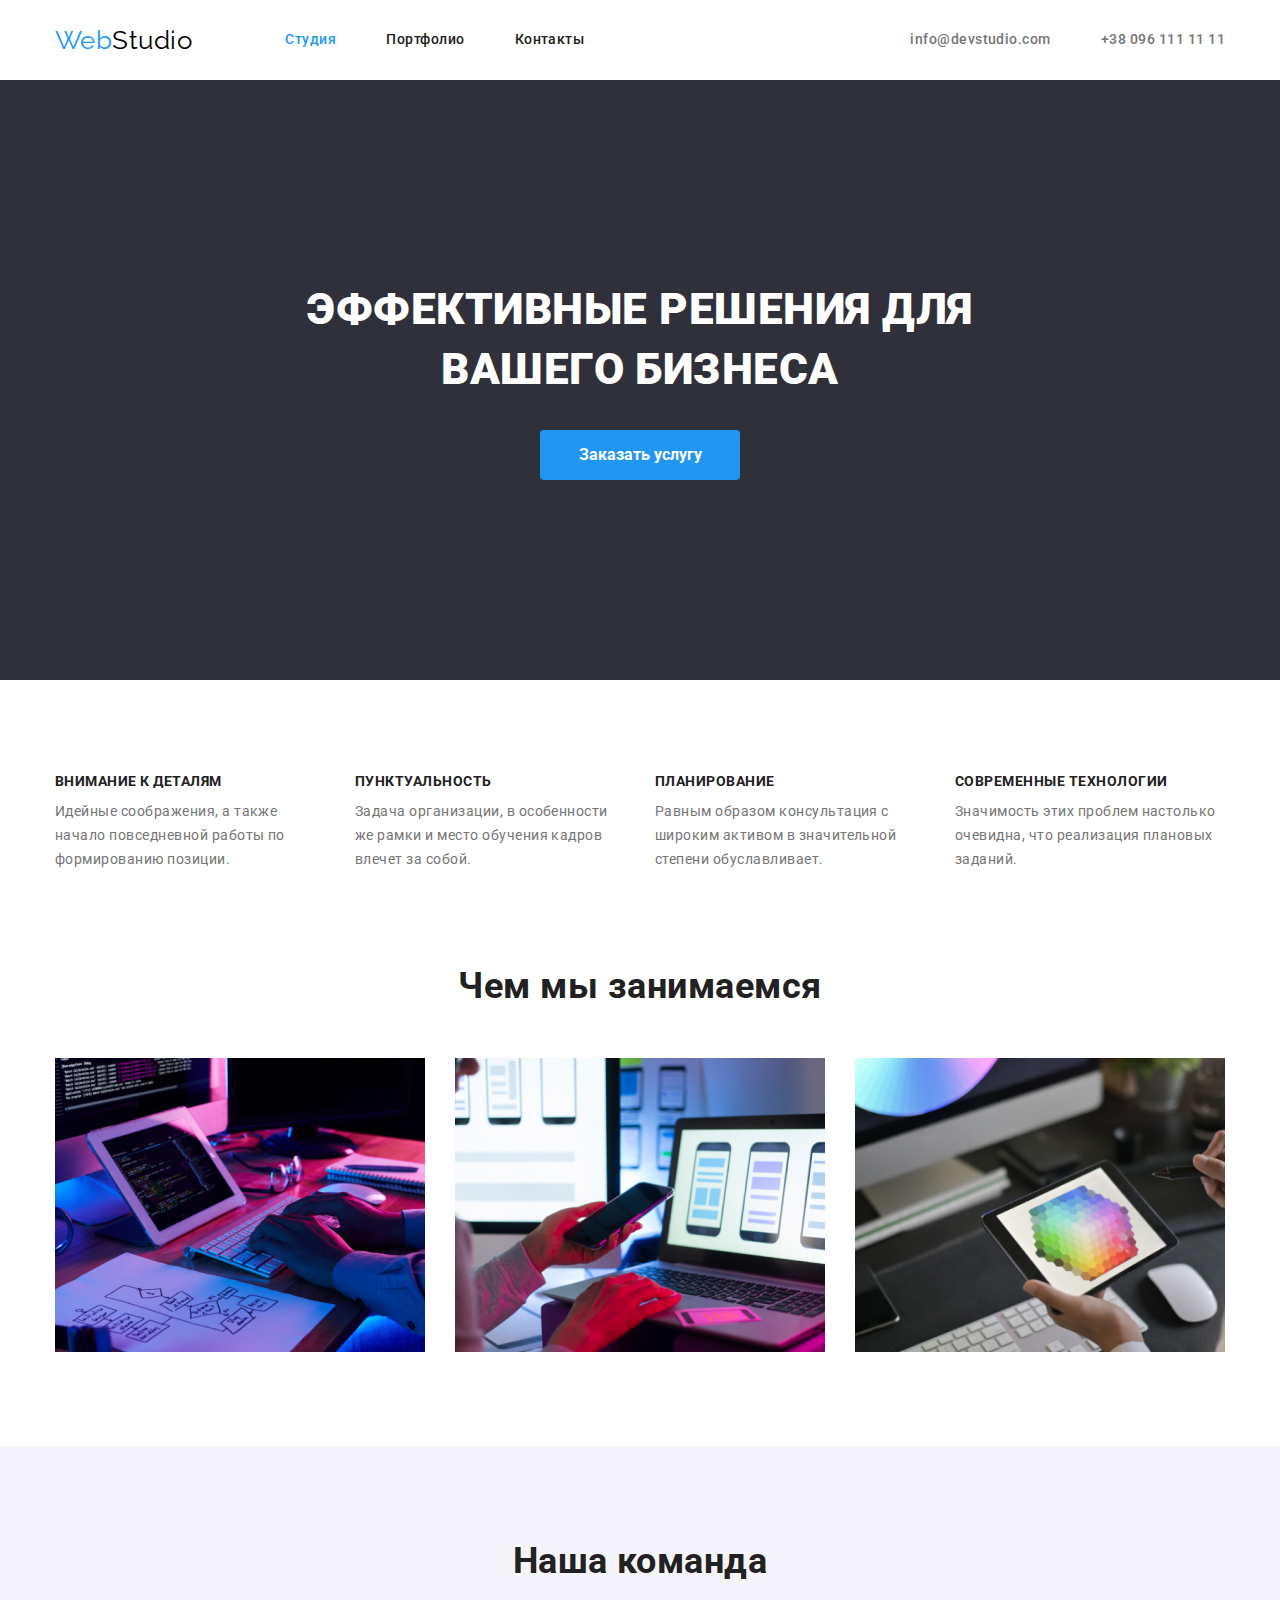
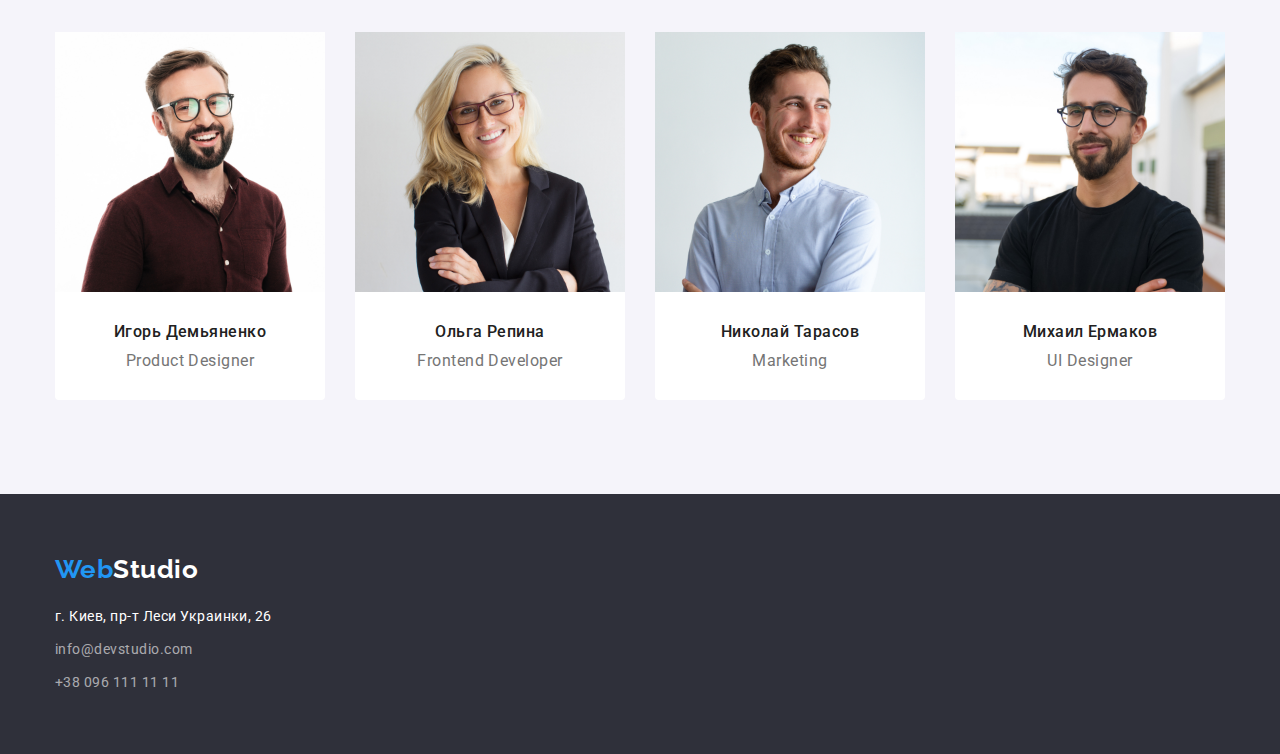
<file: index.html>
<!DOCTYPE html>
<html lang="en">
<head>
    <meta charset="UTF-8">
    <meta name="viewport" content="width=device-width, initial-scale=1.0">
    <link rel="stylesheet" href="https://cdnjs.cloudflare.com/ajax/libs/modern-normalize/1.0.0/modern-normalize.min.css">
    <link rel="stylesheet" href="./css/styles.css">
    <title>Studio</title>
    <link rel="preconnect" href="https://fonts.gstatic.com">
    <link href="https://fonts.googleapis.com/css2?family=Raleway:wght@700&family=Roboto:wght@400;500;700;900&display=swap" rel="stylesheet">
</head>
<body>
 <header>
  <div class="container header">
    <nav class="main-nav"> 
        <a href="/" class="logo-header"><span class="first-part-logo">Web</span>Studio</a>
     <ul class="site-nav list">
         <li class="item"><a class="link current" href="./index.html">Студия</a></li>
         <li class="item"><a class="link" href="./portfolio.html">Портфолио</a></li>
         <li class="item"><a class="link" href="">Контакты</a></li>
     </ul>
    </nav>
       <ul class="auth-nav list">
          <li class="item"><a class="link" href="mailto:info@devstudio.com">info@devstudio.com</a></li>
          <li class="item"><a class="link" href="tel:+380961111111">+38 096 111 11 11</a></li>
      </ul> 
  </div>
</header>

 <main>
     <!--hero section-->
     <section class="hero">
      <div class="container">
        <h1 class="main-header">Эффективные решения для вашего бизнеса</h1>   
        <button class="button" type="button">Заказать услугу</button>  
      </div>
     </section>
 
     <!--features section-->
     <section class="features-section">
    <div class="container">
        <h2 class="visually-hidden features-main-title">Особенности</h2>
        <ul class="features-list list">
            <li class="item">
                <h3 class="features-title">ВНИМАНИЕ К ДЕТАЛЯМ</h3>
                <p class="features-text">Идейные соображения, а также начало повседневной работы по формированию позиции.</p>
            </li>
            <li class="item">
                <h3 class="features-title">ПУНКТУАЛЬНОСТЬ</h3>
                <p class="features-text">Задача организации, в особенности же рамки и место обучения кадров влечет за собой.</p>
            </li>
            <li class="item">
                <h3 class="features-title">ПЛАНИРОВАНИЕ</h3>
                <p class="features-text">Равным образом консультация с широким активом в значительной степени обуславливает.</p>
            </li>
            <li class="item">
                <h3 class="features-title">СОВРЕМЕННЫЕ ТЕХНОЛОГИИ</h3>
                <p class="features-text">Значимость этих проблем настолько очевидна, что реализация плановых заданий.</p>
            </li>
        </ul>
    </div>
     </section>
     <!--what we do-->
     <section class="section">
       <div class="container">
        <h2 class="what-we-do-title">Чем мы занимаемся</h2>
        <ul class="what-we-do-list list">
         <li class="item"><img src="./images/box1.jpg" alt="photo1" width="370"></li>
         <li class="item"><img src="./images/box2.jpg" alt="photo2" width="370"></li>
         <li class="item"><img src="./images/box3.jpg" alt="photo3" width="370"></li>
        </ul>
       </div>
     </section>
     <!--our team-->
     <section class="section our-team">
      <div class="container">
        <h2 class="our-team-title">Наша команда</h2>
        <ul class="our-team-list list">
          <li class="our-team-card item">
              <img src="./images/productdesigner.jpg" alt="Ihor Demianenko" width="270">
              <div class="our-team-description">
                  <h3 class="our-team-name">Игорь Демьяненко</h3>
              <p class="our-team-proffession">Product Designer</p>
          </div>
        </li>
          <li class="our-team-card item">
              <img src="./images/FrontendDeveloper.jpg" alt="Olga Repina" width="270">
              <div class="our-team-description">
                  <h3 class="our-team-name">Ольга Репина</h3>
              <p class="our-team-proffession">Frontend Developer</p>
          </div>
        </li>
          <li class="our-team-card item">
              <img src="./images/Marketing.jpg" alt="Nickolai Tarasov" width="270">
              <div class="our-team-description">
                  <h3 class="our-team-name">Николай Тарасов</h3>
              <p class="our-team-proffession">Marketing</p>
          </div>
        </li>
          <li class="our-team-card item">             
              <img src="./images/UIDesigner.jpg" alt="Mickhail Ermakov" width="270">
              <div class="our-team-description">
                  <h3 class="our-team-name">Михаил Ермаков</h3>
              <p class="our-team-proffession">UI Designer</p>
          </div>
        </li>
        </ul>
      </div>
    </section>
 </main>
<!--footer-->
    <footer class="footer">
     <div class="container">
        <a class="logo-footer" href="/"><span class="first-part-logo">Web</span>Studio</a>
        <address class="address">
         <ul class="list">  
          <li class="item"><a class="real-address" href="https://goo.gl/maps/gdsCnBA7zZHFmRez9" target="_blank">г. Киев, пр-т Леси Украинки, 26</a></li>
          <li class="item"><a class="contacts" href="mailto:info@devstudio.com">info@devstudio.com</a></li>
          <li class="item"><a class="contacts" href="tel:+380961111111">+38 096 111 11 11</a></li>
        </ul>
       </address>
     </div>
    </footer>
</body>
</html>
</file>
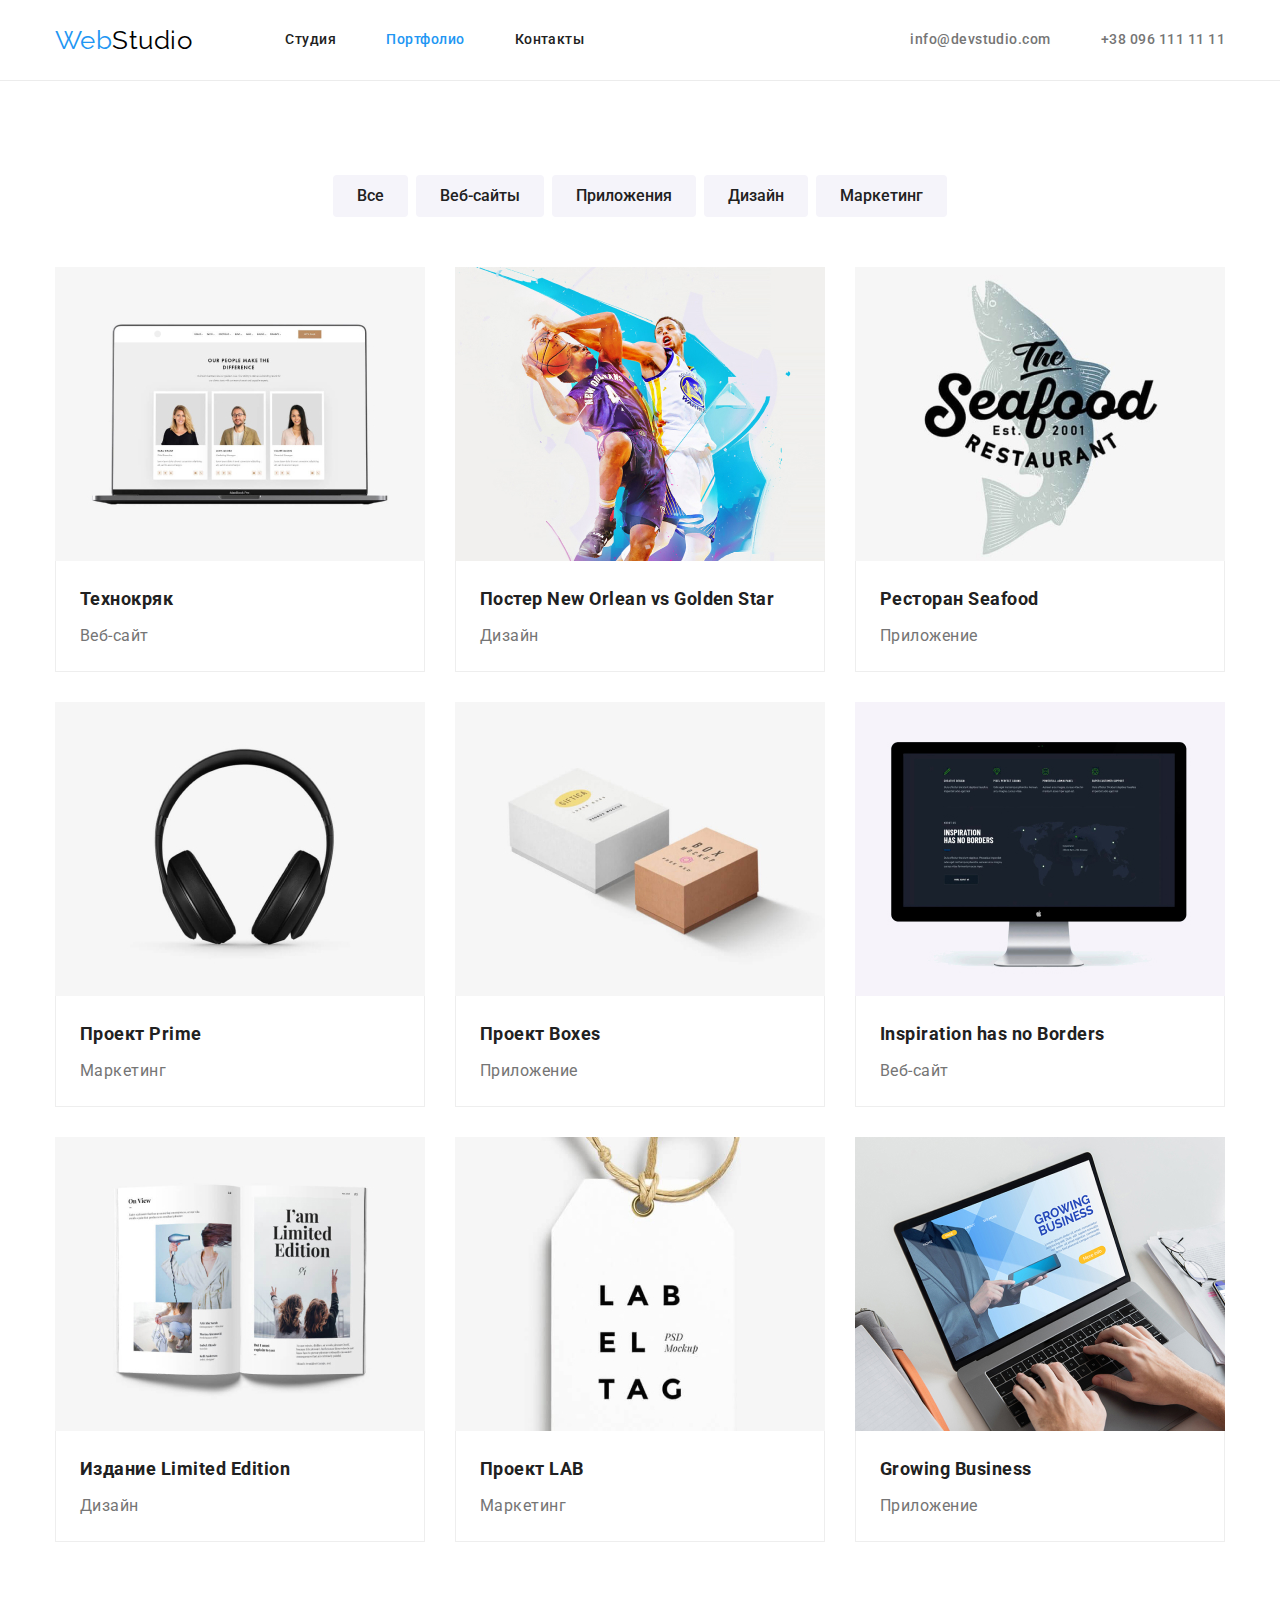
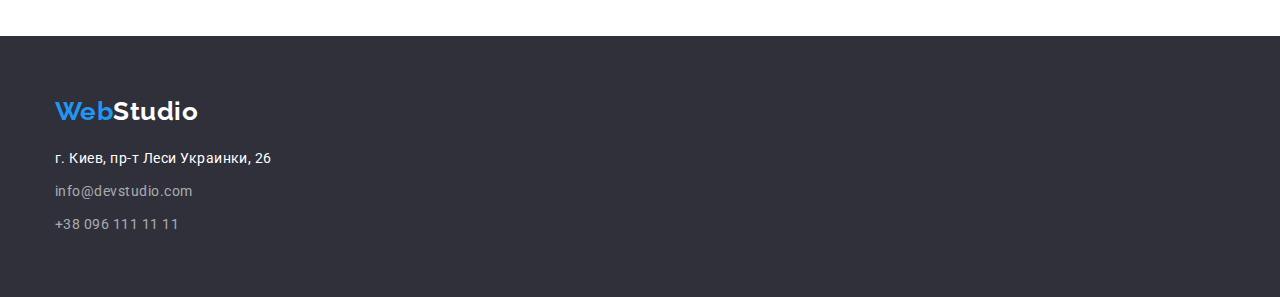
<file: portfolio.html>
<!DOCTYPE html>
<html lang="en">
<head>
    <meta charset="UTF-8">
    <meta name="viewport" content="width=device-width, initial-scale=1.0">
    <link rel="stylesheet" href="https://cdnjs.cloudflare.com/ajax/libs/modern-normalize/1.0.0/modern-normalize.min.css">
    <link rel="stylesheet" href="./css/styles.css">
    <title>Portfolio</title>
    <link rel="preconnect" href="https://fonts.gstatic.com">
    <link href="https://fonts.googleapis.com/css2?family=Raleway:wght@700&family=Roboto:wght@400;500;700;900&display=swap" rel="stylesheet">
</head>
<body>
    <header class="head">
        <div class="container header">
          <nav class="main-nav"> 
              <a href="/" class="logo-header"><span class="first-part-logo">Web</span>Studio</a>
           <ul class="site-nav list">
               <li class="item"><a class="link" href="./index.html">Студия</a></li>
               <li class="item"><a class="link current" href="./portfolio.html">Портфолио</a></li>
               <li class="item"><a class="link" href="">Контакты</a></li>
           </ul>
          </nav>
             <ul class="auth-nav list">
                <li class="item"><a class="link" href="mailto:info@devstudio.com">info@devstudio.com</a></li>
                <li class="item"><a class="link" href="tel:+380961111111">+38 096 111 11 11</a></li>
            </ul> 
        </div>
    </header>
 <main>
  <section>
      <div class="section container">
        <h1 class="visually-hidden portfolio-header">Портфолио</h1>
        <ul class="buttons-list list">
          <li class="item">
              <button class="nav-button" type="button">Все</button>
          </li>
          <li class="item">
              <button class="nav-button" type="button">Веб-сайты</button>
          </li>
          <li class="item">
              <button class="nav-button" type="button">Приложения</button>
          </li>
          <li class="item">
              <button class="nav-button" type="button">Дизайн</button></li>
          <li class="item">
              <button class="nav-button" type="button">Маркетинг</button>
          </li>
        </ul>
        <ul class="card-list list">
            <li class="card-item item">
                <a class="card" href="#">
                 <img src="./images/img-1.jpg" alt=" ноутбук с изображением сайта" width="370" height="294">
                 <div class="card-description">
                     <h2 class="card title">Технокряк</h2>
                     <p class="card-text">Веб-сайт</p>
                 </div>
                </a>
            </li>
            <li class="card-item item">
                <a class="card" href="#">
                 <img src="./images/img-2.jpg" alt="постер с баскетболистами" width="370" height="294">
                 <div class="card-description">
                     <h2 class="card title">Постер New Orlean vs Golden Star</h2>
                     <p class="card-text">Дизайн</p>
                 </div>
                </a>
            </li>
            <li class="card-item item">
                <a class="card" href="#">
                 <img src="./images/img-3.jpg" alt="логотип ресторана" width="370" height="294">
                 <div class="card-description">
                     <h2 class="card title">Ресторан Seafood</h2>
                     <p class="card-text">Приложение</p>
                 </div>
                </a>
            </li>
            <li class="card-item item">
                <a class="card" href="#">
                 <img src="./images/img-4.jpg" alt="изображение наушников" width="370" height="294">
                 <div class="card-description">
                     <h2 class="card title">Проект Prime</h2>
                     <p class="card-text">Маркетинг</p>
                 </div>
                </a>
            </li>
            <li class="card-item item">
                <a class="card" href="#">
                 <img src="./images/img-5.jpg" alt="две разние коробки" width="370" height="294">
                 <div class="card-description">
                     <h2 class="card title">Проект Boxes</h2>
                     <p class="card-text">Приложение</p>
                 </div>
                </a>
            </li>
            <li class="card-item item">
                <a class="card" href="#">
                 <img src="./images/img-6.jpg" alt="монитор с картой" width="370" height="294">
                 <div class="card-description">
                     <h2 class="card title">Inspiration has no Borders</h2>
                     <p class="card-text">Веб-сайт</p>
                 </div>
                </a>
            </li>
            <li class="card-item item">
                <a class="card" href="#">
                 <img src="./images/img-7.jpg" alt="открытий журнал" width="370" height="294">
                 <div class="card-description">
                     <h2 class="card title">Издание Limited Edition</h2>
                     <p class="card-text">Дизайн</p>
                 </div>
                </a>
            </li>
            <li class="card-item item">
                <a class="card" href="#">
                 <img src="./images/img-8.jpg" alt="бирка с названием проекта" width="370" height="294">
                 <div class="card-description">
                     <h2 class="card title">Проект LAB</h2>
                     <p class="card-text">Маркетинг</p>
                 </div>
                </a>
            </li>
            <li class="card-item item">
                <a class="card" href="#">
                 <img src="./images/img-9.jpg" alt="ноутбук с приложением" width="370" height="294">
                 <div class="card-description">
                     <h2 class="card title">Growing Business</h2>
                     <p class="card-text">Приложение</p>
                 </div>
                </a>
            </li>
        </ul>
      </div>
  </section>
 </main>
  <footer class="footer">
    <div class="container">
       <a class="logo-footer" href="/"><span class="first-part-logo">Web</span>Studio</a>
       <address class="address">
        <ul class="list">  
         <li class="item"><a class="real-address" href="https://goo.gl/maps/gdsCnBA7zZHFmRez9" target="_blank">г. Киев, пр-т Леси Украинки, 26</a></li>
         <li class="item"><a class="contacts" href="mailto:info@devstudio.com">info@devstudio.com</a></li>
         <li class="item"><a class="contacts" href="tel:+380961111111">+38 096 111 11 11</a></li>
       </ul>
      </address>
    </div>
  </footer>
</body>
</html>
</file>
<file: css/styles.css>
/* палитра
чёрний основной #000000
дополнительный чёрний #212121
цвет фона hero и footer #2F303A 
белый цвет #FFFFFF
акцент цвет #2196F3
акцент сёрый #757575
фон чем мы занимаемся #E5E5E5
цвет кнопок портфолио #f5f4fa
*/
/*переменные*/
:root {
  --primary-text-color: #000000;
  --primary-accent-color: #2196f3;
  --secondary-text-color: #212121;
  --secondary-accent-color: #757575;
  --primary-white-color: #ffffff;
  --hero-footer-background-color: #2f303a;
  --portfolio-button-bgc: #f5f4fa;
  --primary-bgc-color: #e5e5e5;
  --card-description-border-color: #eeeeee;
  --header-border-color: #ececec;
}
body {
  background-color: var(--primary-white-color);
  color: var(--primary-text-color);

  font-family: Roboto, sans-serif;
  letter-spacing: 0.03em;
}
img {
  display: block;
  max-width: 100%;
  height: auto;
}
h1,
h2,
h3,
h4,
h5,
h6,
p {
  margin: 0;
}
ul,
ol {
  margin: 0;
  padding: 0;
}
.container {
  margin-left: auto;
  margin: auto;
  padding: 0 15px;
  width: 1200px;
  /* outline: 2px solid tomato; */
}
.list {
  list-style: none;
}
.visually-hidden {
  position: absolute;
  width: 1px;
  height: 1px;
  margin: -1px;
  padding: 0;
  overflow: hidden;
  border: 0;
  clip: rect(0 0 0 0);
}
/*header*/
.head {
  border-bottom: 1px solid var(--header-border-color);
}
.header {
  display: flex;
}
.main-nav {
  display: flex;
  align-items: center;
}

.logo-header {
  color: var(--primary-text-color);

  font-family: Raleway, sans-serif;
  font-size: 26px;
  line-height: 1.19;
  text-decoration: none;
}
/* .logo-header:hover,
.logo-header:focus{
    color:var(--primary-accent-color);
} */
.logo-header .first-part-logo {
  color: var(--primary-accent-color);
}
.site-nav {
  display: flex;

  margin-left: 93px;
}
.site-nav .item + .item {
  margin-left: 50px;
}
/* .site-nav .item:not(:last-child){
    margin-right: 50px;
} */
.site-nav .link {
  display: block;
  padding-top: 32px;
  padding-bottom: 32px;

  color: var(--secondary-text-color);
  font-weight: 500;
  font-size: 14px;
  line-height: 1.14;
  text-decoration: none;
}
.site-nav .link:hover,
.site-nav .link:focus {
  color: var(--primary-accent-color);
}
.site-nav .link.current {
  color: var(--primary-accent-color);
}
.auth-nav {
  display: flex;
  margin-left: auto;
}
.auth-nav .item + .item {
  margin-left: 50px;
}
/* .auth-nav .item:not(:last-child){
    margin-right: 50px;
} */
.auth-nav .link {
  display: block;
  padding-top: 32px;
  padding-bottom: 32px;

  color: var(--secondary-accent-color);
  font-weight: 500;
  font-size: 14px;
  line-height: 1.14;
  text-decoration: none;
}
.auth-nav .link:hover,
.auth-nav .link:focus {
  color: var(--primary-accent-color);
}
/*hero*/
.hero {
  padding-top: 200px;
  padding-bottom: 200px;

  background-color: var(--hero-footer-background-color);
  text-align: center;
}
.main-header {
  max-width: 696px;
  margin-bottom: 30px;
  margin-left: auto;
  margin-right: auto;

  color: var(--primary-white-color);
  font-weight: 900;
  font-size: 44px;
  line-height: 1.36;
  text-align: center;
  text-transform: uppercase;
}
/*button*/
.button {
  color: var(--primary-white-color);
  background-color: var(--primary-accent-color);

  font-family: inherit;
  font-weight: 700;
  font-size: 16px;
  line-height: 1.88;
  text-align: center;
  text-decoration: none;

  border-radius: 4px;
  padding: 10px 32px;
  min-width: 200px;
  display: inline-block;
  border: transparent;
  cursor: pointer;
}
/* .button:hover,
.button:focus,
.button:active{
    color: var(--primary-accent-color);
    background-color: var(--primary-white-color);
} */
.section {
  padding-top: 94px;
  padding-bottom: 94px;
}
.features-main-title {
  color: var(--secondary-text-color);

  font-weight: 700;
  font-size: 36px;
  line-height: 1.17;
  text-align: center;
}
/*features*/
.features-section {
  padding-top: 94px;
}
.features-list {
  display: flex;
}
.features-list .item {
  width: 270px;
}

.features-list .item + .item {
  margin-left: 30px;
}
.features-title {
  color: var(--secondary-text-color);
  font-weight: 700;
  font-size: 14px;
  line-height: 1.14;
  text-transform: uppercase;
}

.features-text {
  margin-top: 10px;
  color: var(--secondary-accent-color);
  font-size: 14px;
  line-height: 1.71;
}
/* what we do */
.what-we-do-title {
  color: var(--secondary-text-color);
  font-weight: 700;
  font-size: 36px;
  line-height: 1.17;
  text-align: center;
}
.what-we-do-list {
  display: flex;
  margin-top: 50px;
}
.what-we-do-list .item + .item {
  margin-left: 30px;
}
/*our team*/
.our-team {
  background-color: var(--portfolio-button-bgc);
}
.our-team-title {
  color: var(--secondary-text-color);
  font-weight: 700;
  font-size: 36px;
  line-height: 1.17;
  text-align: center;
}
.our-team-list {
  display: flex;
  margin-top: 50px;
}
.our-team-list .item + .item {
  margin-left: 30px;
}
.our-team-card {
  width: 270px;
  border-radius: 0px 0px 4px 4px;
  background-color: var(--primary-white-color);
}
.our-team-description {
  padding-top: 30px;
  padding-bottom: 30px;
  padding-left: 24px;
  padding-right: 24px;
}
.our-team-name {
  color: var(--secondary-text-color);
  font-weight: 500;
  font-size: 16px;
  line-height: 1.19;
  text-align: center;
}
.our-team-proffession {
  margin-top: 10px;

  color: var(--secondary-accent-color);
  font-size: 16px;
  line-height: 1.19;
  text-align: center;
}
/*footer*/
.footer {
  padding-top: 60px;
  padding-bottom: 60px;

  background-color: var(--hero-footer-background-color);
  font-style: normal;
}
.logo-footer {
  color: var(--primary-white-color);
  font-family: Raleway, sans-serif;
  font-weight: 700;
  font-size: 26px;
  line-height: 1.19;
  text-decoration: none;
}
/* .logo-footer:hover,
.logo-footer:focus{
    color:var(--primary-accent-color);
} */
.logo-footer .first-part-logo {
  color: var(--primary-accent-color);
}
.address {
  margin-top: 20px;

  font-style: normal;
  font-size: 14px;
  line-height: 1.71;
}
.real-address {
  color: var(--primary-white-color);
  text-decoration: none;
}
.address .item + .item {
  margin-top: 9px;
}
.contacts {
  color: rgba(255, 255, 255, 0.6);
  text-decoration: none;
}
/*portfolio*/
.portfolio-header {
  font-weight: 900;
  font-size: 44px;
  line-height: 1.36;
  text-align: center;
  text-transform: uppercase;
}
.buttons-list {
  display: flex;
  justify-content: center;
  margin-bottom: 50px;
}
.buttons-list .item + .item {
  margin-left: 8px;
}
.nav-button {
  padding: 6px 22px;
  border-color: transparent;
  border-radius: 4px;

  background-color: var(--portfolio-button-bgc);
  color: var(--secondary-text-color);
  font-family: inherit;
  font-weight: 500;
  font-size: 16px;
  line-height: 1.62;
  text-align: center;
  text-decoration: none;
}
.nav-button:hover,
.nav-button:focus,
.nav-button:active {
  background-color: var(--primary-accent-color);
  color: var(--primary-white-color);
  outline: none;
}
.card-list {
  display: flex;
  margin: -15px;
  flex-wrap: wrap;
}
.card-item {
  margin: 15px;
  width: 370px;
}
/* .card-list:not(:nth-child(3n)) {
    margin-left: 15px;
} */

/* .card-list .item + .item{
    margin-left: 30px;
} */
.card-description {
  background-color: var(--primary-white-color);
  padding: 20px 24px;
  border-left: 1px solid var(--card-description-border-color);
  border-right: 1px solid var(--card-description-border-color);
  border-bottom: 1px solid var(--card-description-border-color);
}
.card {
  text-decoration: none;
}

.card.title {
  margin-bottom: 4px;
  color: var(--secondary-text-color);

  font-weight: 700;
  font-size: 18px;
  line-height: 2;
  text-decoration: none;
}
.card-text {
  color: var(--secondary-accent-color);

  font-size: 16px;
  line-height: 1.88;
  text-decoration: none;
}
</file>
